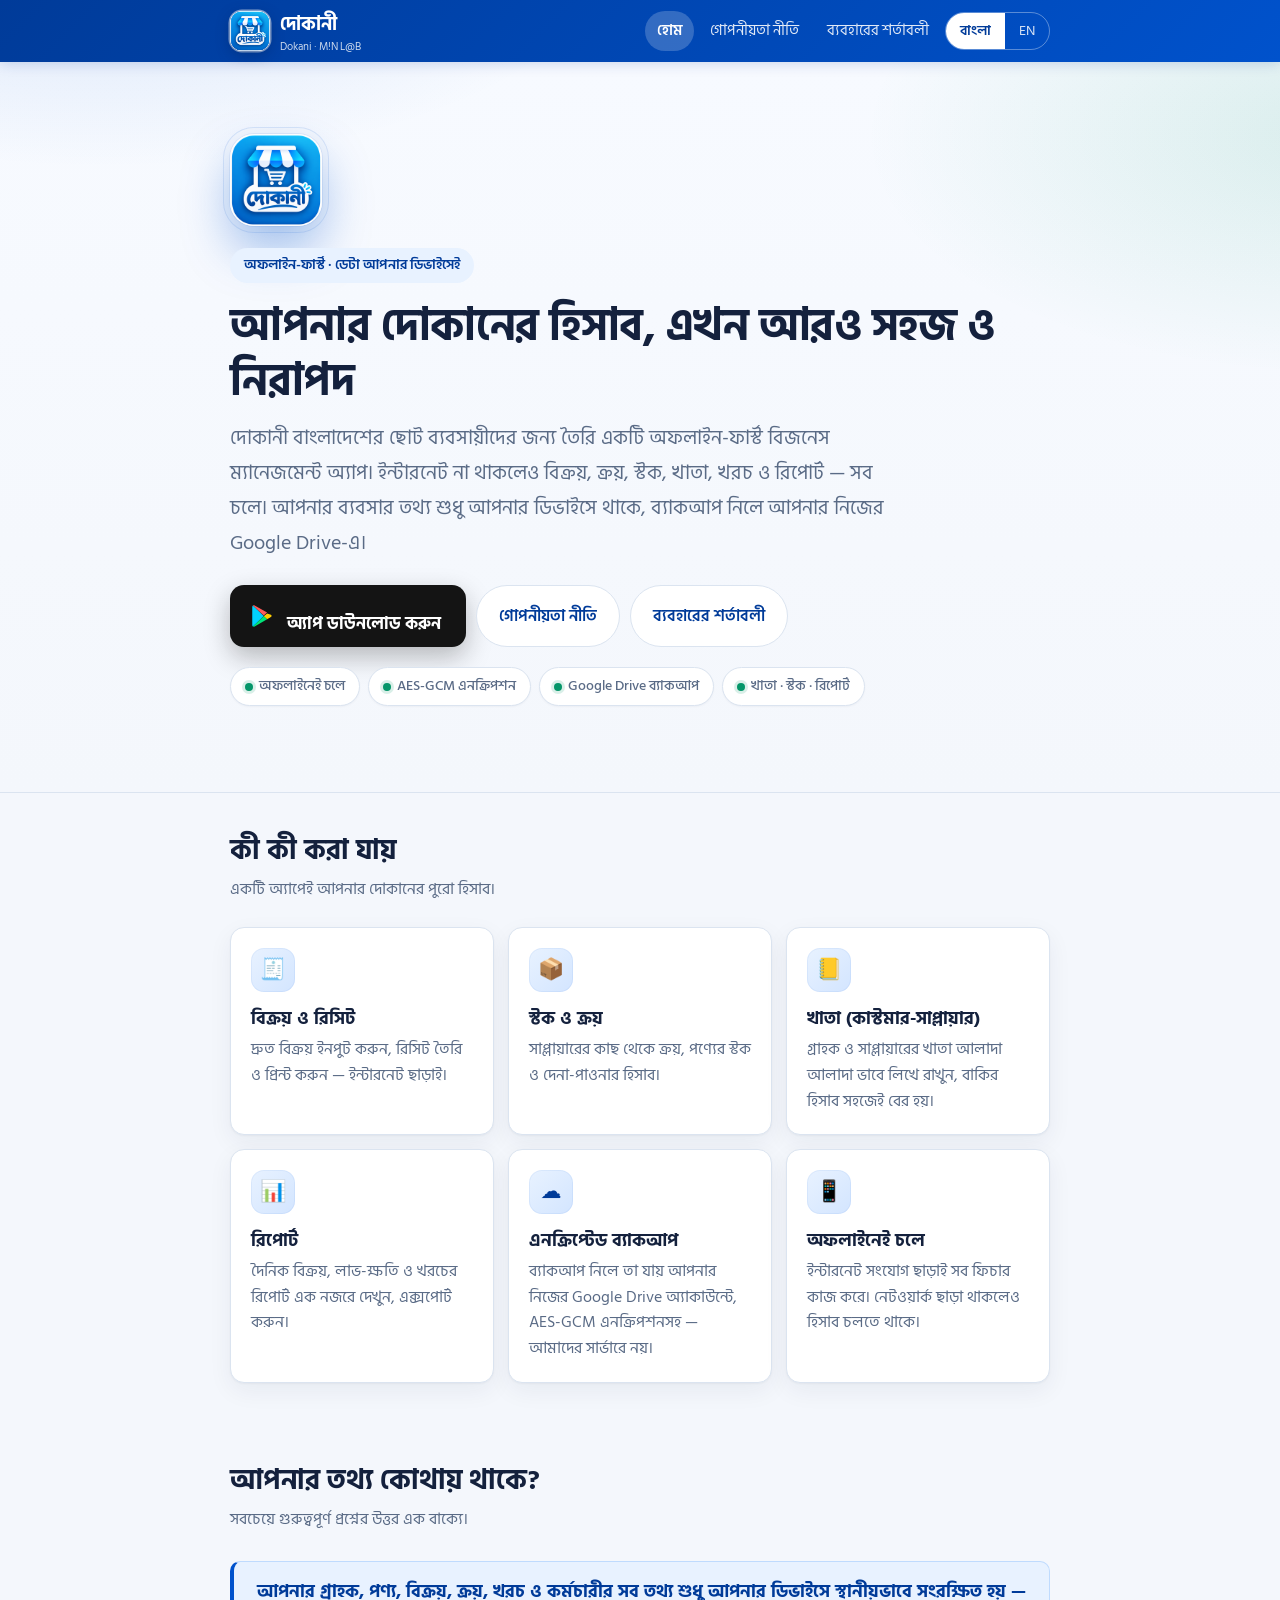
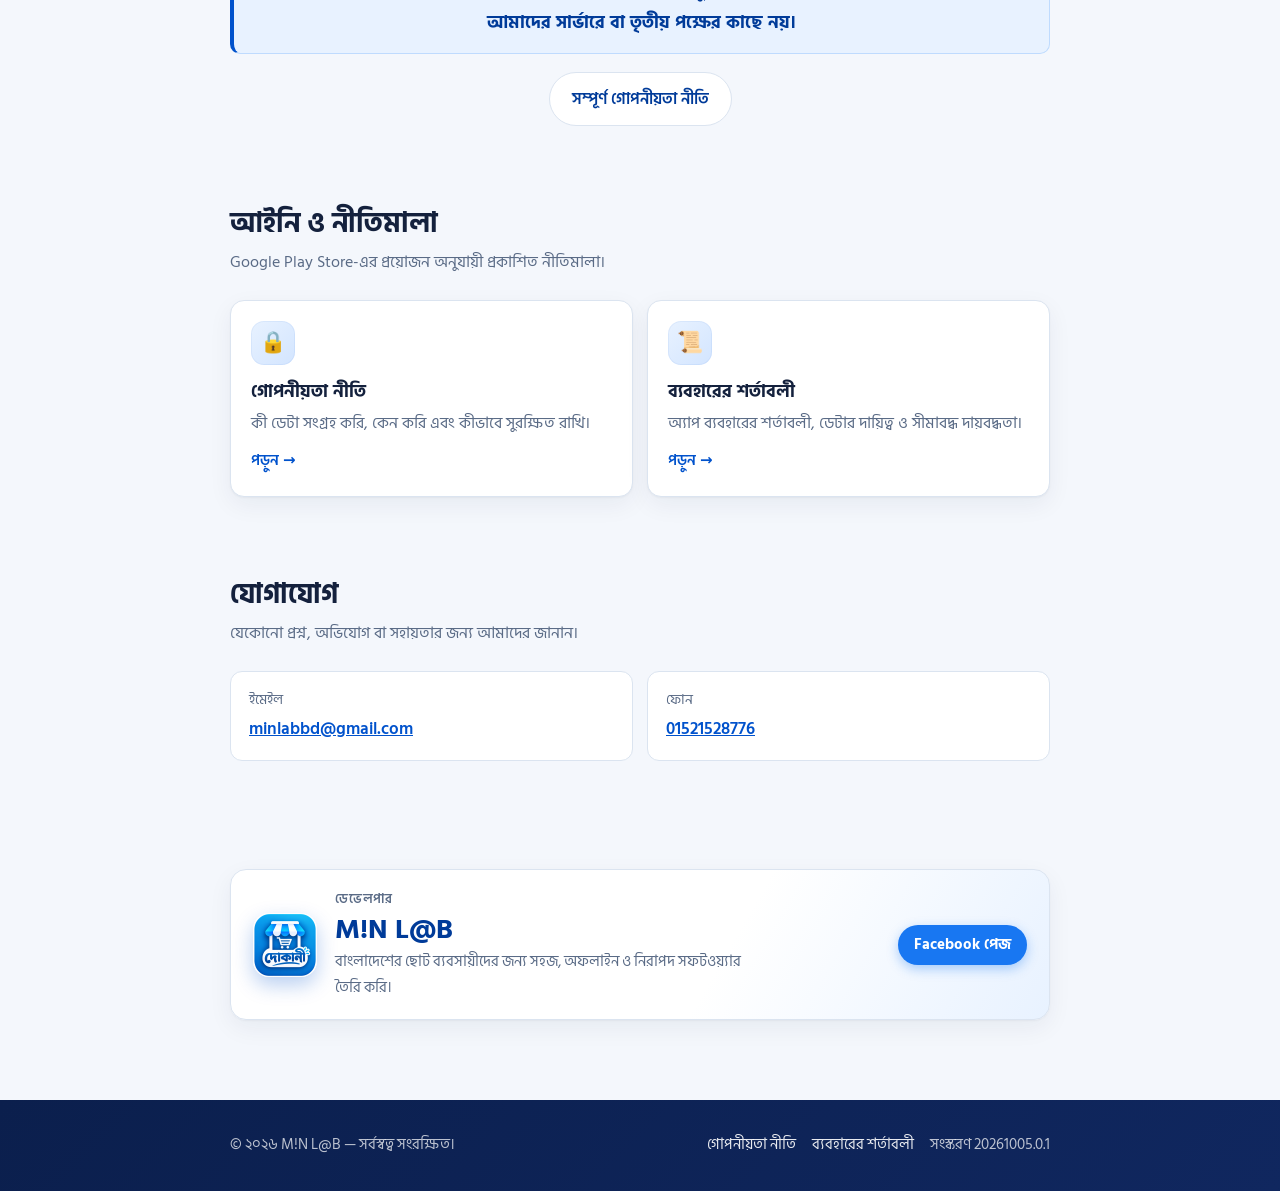
<file: index.html>
﻿<!DOCTYPE html>
<html lang="bn">
<head>
<meta name="google-site-verification" content="RI_oLUb7sVTxnNbtYE79ky9KALk5OQffbUXsNqz6nDQ" />
<meta charset="utf-8">
<meta name="viewport" content="width=device-width, initial-scale=1">
<title>দোকানী (Dokani) — অফলাইন ব্যবসা ম্যানেজমেন্ট অ্যাপ</title>
<meta name="description" content="দোকানী — বাংলাদেশের ব্যবসায়ী ও দোকানদারদের জন্য তৈরি একটি অফলাইন-ফার্স্ট বিজনেস ম্যানেজমেন্ট অ্যাপ। বিক্রয়, ক্রয়, স্টক, খাতা, খরচ ও রিপোর্ট। গোপনীয়তা নীতি ও ব্যবহারের শর্তাবলী।">
<link rel="canonical" href="https://minlab.github.io/dokani/">
<meta name="theme-color" content="#0052CC">
<link rel="icon" href="data:image/svg+xml,%3Csvg xmlns='http://www.w3.org/2000/svg' viewBox='0 0 100 100'%3E%3Crect width='100' height='100' rx='22' fill='%230052CC'/%3E%3Ctext x='50' y='68' font-size='58' text-anchor='middle' fill='white' font-family='sans-serif'%3E%E0%A6%A6%3C/text%3E%3C/svg%3E">
<link rel="preconnect" href="https://fonts.googleapis.com">
<link rel="preconnect" href="https://fonts.gstatic.com" crossorigin>
<link href="https://fonts.googleapis.com/css2?family=Hind+Siliguri:wght@400;500;600;700&display=swap" rel="stylesheet">
<link rel="stylesheet" href="styles.css">
<script src="site.js" defer></script>
</head>
<body data-title-bn="দোকানী (Dokani) — অফলাইন ব্যবসা ম্যানেজমেন্ট অ্যাপ" data-title-en="Dokani — Offline Business Management App">

<header class="site-header">
  <div class="wrap">
    <a class="brand" href="index.html">
      <span class="brand-mark"><img src="Dokani.png" alt="" width="36" height="36"></span>
      <span>
        দোকানী
        <small>Dokani · M!N L@B</small>
      </span>
    </a>
    <nav class="nav">
      <a href="index.html" class="active"
         data-bn="হোম" data-en="Home">হোম</a>
      <a href="privacy.html"
         data-bn="গোপনীয়তা নীতি" data-en="Privacy Policy">গোপনীয়তা নীতি</a>
      <a href="terms.html"
         data-bn="ব্যবহারের শর্তাবলী" data-en="Terms of Use">ব্যবহারের শর্তাবলী</a>
      <span class="lang-toggle" role="group" aria-label="Language / ভাষা">
        <button type="button" data-set-lang="bn" aria-pressed="true">বাংলা</button>
        <button type="button" data-set-lang="en" aria-pressed="false">EN</button>
      </span>
    </nav>
  </div>
</header>

<main>

  <div class="hero">
    <div class="wrap">
      <span class="hero-logo"><img src="Dokani.png" alt="দোকানী লোগো" width="92" height="92"></span>
      <span class="eyebrow"
            data-bn="অফলাইন-ফার্স্ট · ডেটা আপনার ডিভাইসেই"
            data-en="Offline-first · Your data stays on your device">অফলাইন-ফার্স্ট · ডেটা আপনার ডিভাইসেই</span>
      <h1 data-bn="আপনার দোকানের হিসাব, এখন আরও সহজ ও নিরাপদ"
          data-en="Your shop's accounts, simpler and safer than ever">আপনার দোকানের হিসাব, এখন আরও সহজ ও নিরাপদ</h1>
      <p class="lede"
         data-bn="দোকানী বাংলাদেশের ছোট ব্যবসায়ীদের জন্য তৈরি একটি অফলাইন-ফার্স্ট বিজনেস ম্যানেজমেন্ট অ্যাপ। ইন্টারনেট না থাকলেও বিক্রয়, ক্রয়, স্টক, খাতা, খরচ ও রিপোর্ট — সব চলে। আপনার ব্যবসার তথ্য শুধু আপনার ডিভাইসে থাকে, ব্যাকআপ নিলে আপনার নিজের Google Drive-এ।"
         data-en="Dokani is an offline-first business management app built for small businesses in Bangladesh. Sales, purchases, stock, khata, expenses and reports all work without internet. Your business data stays only on your device, and backups go to your own Google Drive.">দোকানী বাংলাদেশের ছোট ব্যবসায়ীদের জন্য তৈরি একটি অফলাইন-ফার্স্ট বিজনেস ম্যানেজমেন্ট অ্যাপ।</p>
      <div class="btn-row">
        <a class="btn btn-play" href="https://play.google.com/store/apps/details?id=com.minlab.dokani" target="_blank" rel="noopener">
          <svg width="26" height="26" viewBox="0 0 24 24" fill="none" aria-hidden="true">
            <path d="M3.6 2.3c-.4.3-.6.8-.6 1.4v16.6c0 .6.2 1.1.6 1.4l10-9.7-10-9.7z" fill="#00D2FF"/>
            <path d="M16.7 9.6l-3.1 2.7 3.1 2.7 3.5-2c.9-.5.9-1.6 0-2.1l-3.5-1.3z" fill="#FFCE00"/>
            <path d="M13.6 12.3L3.6 21.7c.4.2 1 .2 1.6-.1l11.5-6.6-3.1-2.7z" fill="#00E57A"/>
            <path d="M3.6 2.3c.4-.3 1.2-.4 1.6-.1l11.5 6.6-3.1 2.8-10-9.3z" fill="#FF5A5A"/>
          </svg>
          <span class="meta">
            <strong data-bn="অ্যাপ ডাউনলোড করুন" data-en="Download the app">অ্যাপ ডাউনলোড করুন</strong>
          </span>
        </a>
        <a class="btn btn-ghost" href="privacy.html"
           data-bn="গোপনীয়তা নীতি" data-en="Privacy Policy">গোপনীয়তা নীতি</a>
        <a class="btn btn-ghost" href="terms.html"
           data-bn="ব্যবহারের শর্তাবলী" data-en="Terms of Use">ব্যবহারের শর্তাবলী</a>
      </div>
      <div class="tagline-row">
        <span class="tag" data-bn="অফলাইনেই চলে" data-en="Works offline">অফলাইনেই চলে</span>
        <span class="tag" data-bn="AES-GCM এনক্রিপশন" data-en="AES-GCM encryption">AES-GCM এনক্রিপশন</span>
        <span class="tag" data-bn="Google Drive ব্যাকআপ" data-en="Google Drive backup">Google Drive ব্যাকআপ</span>
        <span class="tag" data-bn="খাতা · স্টক · রিপোর্ট" data-en="Khata · Stock · Reports">খাতা · স্টক · রিপোর্ট</span>
      </div>
    </div>
  </div>

  <section>
    <div class="wrap">
      <h2 class="section-title" data-bn="কী কী করা যায়" data-en="What the app does">কী কী করা যায়</h2>
      <p class="section-sub"
         data-bn="একটি অ্যাপেই আপনার দোকানের পুরো হিসাব।"
         data-en="Your entire shop accounting in one app.">একটি অ্যাপেই আপনার দোকানের পুরো হিসাব।</p>
      <div class="grid">
        <div class="card">
          <div class="card-icon" aria-hidden="true">🧾</div>
          <h3 data-bn="বিক্রয় ও রিসিট" data-en="Sales &amp; Receipts">বিক্রয় ও রিসিট</h3>
          <p data-bn="দ্রুত বিক্রয় ইনপুট করুন, রিসিট তৈরি ও প্রিন্ট করুন — ইন্টারনেট ছাড়াই।"
             data-en="Enter sales fast, generate and print receipts — no internet needed.">দ্রুত বিক্রয় ইনপুট করুন।</p>
        </div>
        <div class="card">
          <div class="card-icon" aria-hidden="true">📦</div>
          <h3 data-bn="স্টক ও ক্রয়" data-en="Stock &amp; Purchases">স্টক ও ক্রয়</h3>
          <p data-bn="সাপ্লায়ারের কাছ থেকে ক্রয়, পণ্যের স্টক ও দেনা-পাওনার হিসাব।"
             data-en="Track supplier purchases, item stock and payables.">সাপ্লায়ারের কাছ থেকে ক্রয়।</p>
        </div>
        <div class="card">
          <div class="card-icon" aria-hidden="true">📒</div>
          <h3 data-bn="খাতা (কাস্টমার-সাপ্লায়ার)" data-en="Khata (Customer / Supplier)">খাতা</h3>
          <p data-bn="গ্রাহক ও সাপ্লায়ারের খাতা আলাদা আলাদা ভাবে লিখে রাখুন, বাকির হিসাব সহজেই বের হয়।"
             data-en="Keep separate khata ledgers for customers and suppliers; dues are easy to read.">গ্রাহক ও সাপ্লায়ারের খাতা।</p>
        </div>
        <div class="card">
          <div class="card-icon" aria-hidden="true">📊</div>
          <h3 data-bn="রিপোর্ট" data-en="Reports">রিপোর্ট</h3>
          <p data-bn="দৈনিক বিক্রয়, লাভ-ক্ষতি ও খরচের রিপোর্ট এক নজরে দেখুন, এক্সপোর্ট করুন।"
             data-en="Daily sales, profit/loss and expense reports at a glance, ready to export.">দৈনিক বিক্রয় ও লাভ-ক্ষতির রিপোর্ট।</p>
        </div>
        <div class="card">
          <div class="card-icon" aria-hidden="true">☁️</div>
          <h3 data-bn="এনক্রিপ্টেড ব্যাকআপ" data-en="Encrypted Backup">এনক্রিপ্টেড ব্যাকআপ</h3>
          <p data-bn="ব্যাকআপ নিলে তা যায় আপনার নিজের Google Drive অ্যাকাউন্টে, AES-GCM এনক্রিপশনসহ — আমাদের সার্ভারে নয়।"
             data-en="Backups go to your own Google Drive account with AES-GCM encryption — never to our servers.">ব্যাকআপ যায় আপনার নিজের Google Drive-এ।</p>
        </div>
        <div class="card">
          <div class="card-icon" aria-hidden="true">📱</div>
          <h3 data-bn="অফলাইনেই চলে" data-en="Works Fully Offline">অফলাইনেই চলে</h3>
          <p data-bn="ইন্টারনেট সংযোগ ছাড়াই সব ফিচার কাজ করে। নেটওয়ার্ক ছাড়া থাকলেও হিসাব চলতে থাকে।"
             data-en="Every feature works without an internet connection.">ইন্টারনেট ছাড়াই সব ফিচার কাজ করে।</p>
        </div>
      </div>
    </div>
  </section>

  <section>
    <div class="wrap">
      <h2 class="section-title" data-bn="আপনার তথ্য কোথায় থাকে?" data-en="Where does your data live?">আপনার তথ্য কোথায় থাকে?</h2>
      <p class="section-sub"
         data-bn="সবচেয়ে গুরুত্বপূর্ণ প্রশ্নের উত্তর এক বাক্যে।"
         data-en="The most important question, answered in one line.">সবচেয়ে গুরুত্বপূর্ণ প্রশ্নের উত্তর।</p>
      <div class="note info center" style="font-size:18px">
        <strong data-bn="আপনার গ্রাহক, পণ্য, বিক্রয়, ক্রয়, খরচ ও কর্মচারীর সব তথ্য শুধু আপনার ডিভাইসে স্থানীয়ভাবে সংরক্ষিত হয় — আমাদের সার্ভারে বা তৃতীয় পক্ষের কাছে নয়।"
              data-en="All of your customer, product, sales, purchase, expense and staff data is stored locally on your device only — never on our servers or with any third party.">আপনার সব তথ্য শুধু আপনার ডিভাইসে স্থানীয়ভাবে সংরক্ষিত হয়।</strong>
      </div>
      <div class="btn-row" style="margin-top:18px; justify-content:center">
        <a class="btn btn-ghost" href="privacy.html"
           data-bn="সম্পূর্ণ গোপনীয়তা নীতি" data-en="Full privacy policy">সম্পূর্ণ গোপনীয়তা নীতি</a>
      </div>
    </div>
  </section>

  <section>
    <div class="wrap">
      <h2 class="section-title" data-bn="আইনি ও নীতিমালা" data-en="Legal">আইনি ও নীতিমালা</h2>
      <p class="section-sub"
         data-bn="Google Play Store-এর প্রয়োজন অনুযায়ী প্রকাশিত নীতিমালা।"
         data-en="Published in line with Google Play Store requirements.">Google Play Store-এর প্রয়োজন অনুযায়ী প্রকাশিত।</p>
      <div class="grid">
        <a class="card" href="privacy.html">
          <div class="card-icon" aria-hidden="true">🔒</div>
          <h3 data-bn="গোপনীয়তা নীতি" data-en="Privacy Policy">গোপনীয়তা নীতি</h3>
          <p data-bn="কী ডেটা সংগ্রহ করি, কেন করি এবং কীভাবে সুরক্ষিত রাখি।"
             data-en="What data we collect, why we collect it, and how it is protected.">কী ডেটা সংগ্রহ করি এবং কীভাবে সুরক্ষিত রাখি।</p>
          <span class="go" data-bn="পড়ুন →" data-en="Read →">পড়ুন →</span>
        </a>
        <a class="card" href="terms.html">
          <div class="card-icon" aria-hidden="true">📜</div>
          <h3 data-bn="ব্যবহারের শর্তাবলী" data-en="Terms of Use">ব্যবহারের শর্তাবলী</h3>
          <p data-bn="অ্যাপ ব্যবহারের শর্তাবলী, ডেটার দায়িত্ব ও সীমাবদ্ধ দায়বদ্ধতা।"
             data-en="The terms for using the app, data responsibility and limitation of liability.">অ্যাপ ব্যবহারের শর্তাবলী।</p>
          <span class="go" data-bn="পড়ুন →" data-en="Read →">পড়ুন →</span>
        </a>
      </div>
    </div>
  </section>

  <section>
    <div class="wrap">
      <h2 class="section-title" data-bn="যোগাযোগ" data-en="Contact">যোগাযোগ</h2>
      <p class="section-sub"
         data-bn="যেকোনো প্রশ্ন, অভিযোগ বা সহায়তার জন্য আমাদের জানান।"
         data-en="Reach us with any question, complaint or support request.">যেকোনো প্রশ্ন বা সহায়তার জন্য।</p>
      <div class="contact-grid">
        <div class="contact-item">
          <div class="label" data-bn="ইমেইল" data-en="Email">ইমেইল</div>
          <div class="value"><a href="mailto:minlabbd@gmail.com">minlabbd@gmail.com</a></div>
        </div>
        <div class="contact-item">
          <div class="label" data-bn="ফোন" data-en="Phone">ফোন</div>
          <div class="value"><a href="tel:+8801521528776">01521528776</a></div>
        </div>
      </div>
    </div>
  </section>

  <section class="brand-strip-section">
    <div class="wrap">
      <div class="brand-strip">
        <img class="brand-strip-logo" src="Dokani.png" alt="M!N L@B লোগো" width="64" height="64">
        <div class="brand-strip-text">
          <div class="brand-strip-label" data-bn="ডেভেলপার" data-en="Developed by">ডেভেলপার</div>
          <div class="brand-strip-name">M!N L@B</div>
          <p class="brand-strip-tag"
             data-bn="বাংলাদেশের ছোট ব্যবসায়ীদের জন্য সহজ, অফলাইন ও নিরাপদ সফটওয়্যার তৈরি করি।"
             data-en="We build simple, offline and safe software for small businesses in Bangladesh.">বাংলাদেশের ছোট ব্যবসায়ীদের জন্য সহজ, অফলাইন ও নিরাপদ সফটওয়্যার তৈরি করি।</p>
        </div>
        <a class="btn-fb" href="https://www.facebook.com/Minlab.bd" target="_blank" rel="noopener">Facebook পেজ</a>
      </div>
    </div>
  </section>

</main>

<footer class="site-footer">
  <div class="wrap">
    <div>
      &copy; <span data-bn="২০২৬ M!N L@B — সর্বস্বত্ব সংরক্ষিত।" data-en="2026 M!N L@B. All rights reserved.">২০২৬ M!N L@B — সর্বস্বত্ব সংরক্ষিত।</span>
    </div>
    <div class="footer-links">
      <a href="privacy.html" data-bn="গোপনীয়তা নীতি" data-en="Privacy Policy">গোপনীয়তা নীতি</a>
      <a href="terms.html" data-bn="ব্যবহারের শর্তাবলী" data-en="Terms of Use">ব্যবহারের শর্তাবলী</a>
      <span data-bn="সংস্করণ 20261005.0.1" data-en="Version 20261005.0.1">সংস্করণ 20261005.0.1</span>
    </div>
  </div>
</footer>

</body>
</html>
</file>
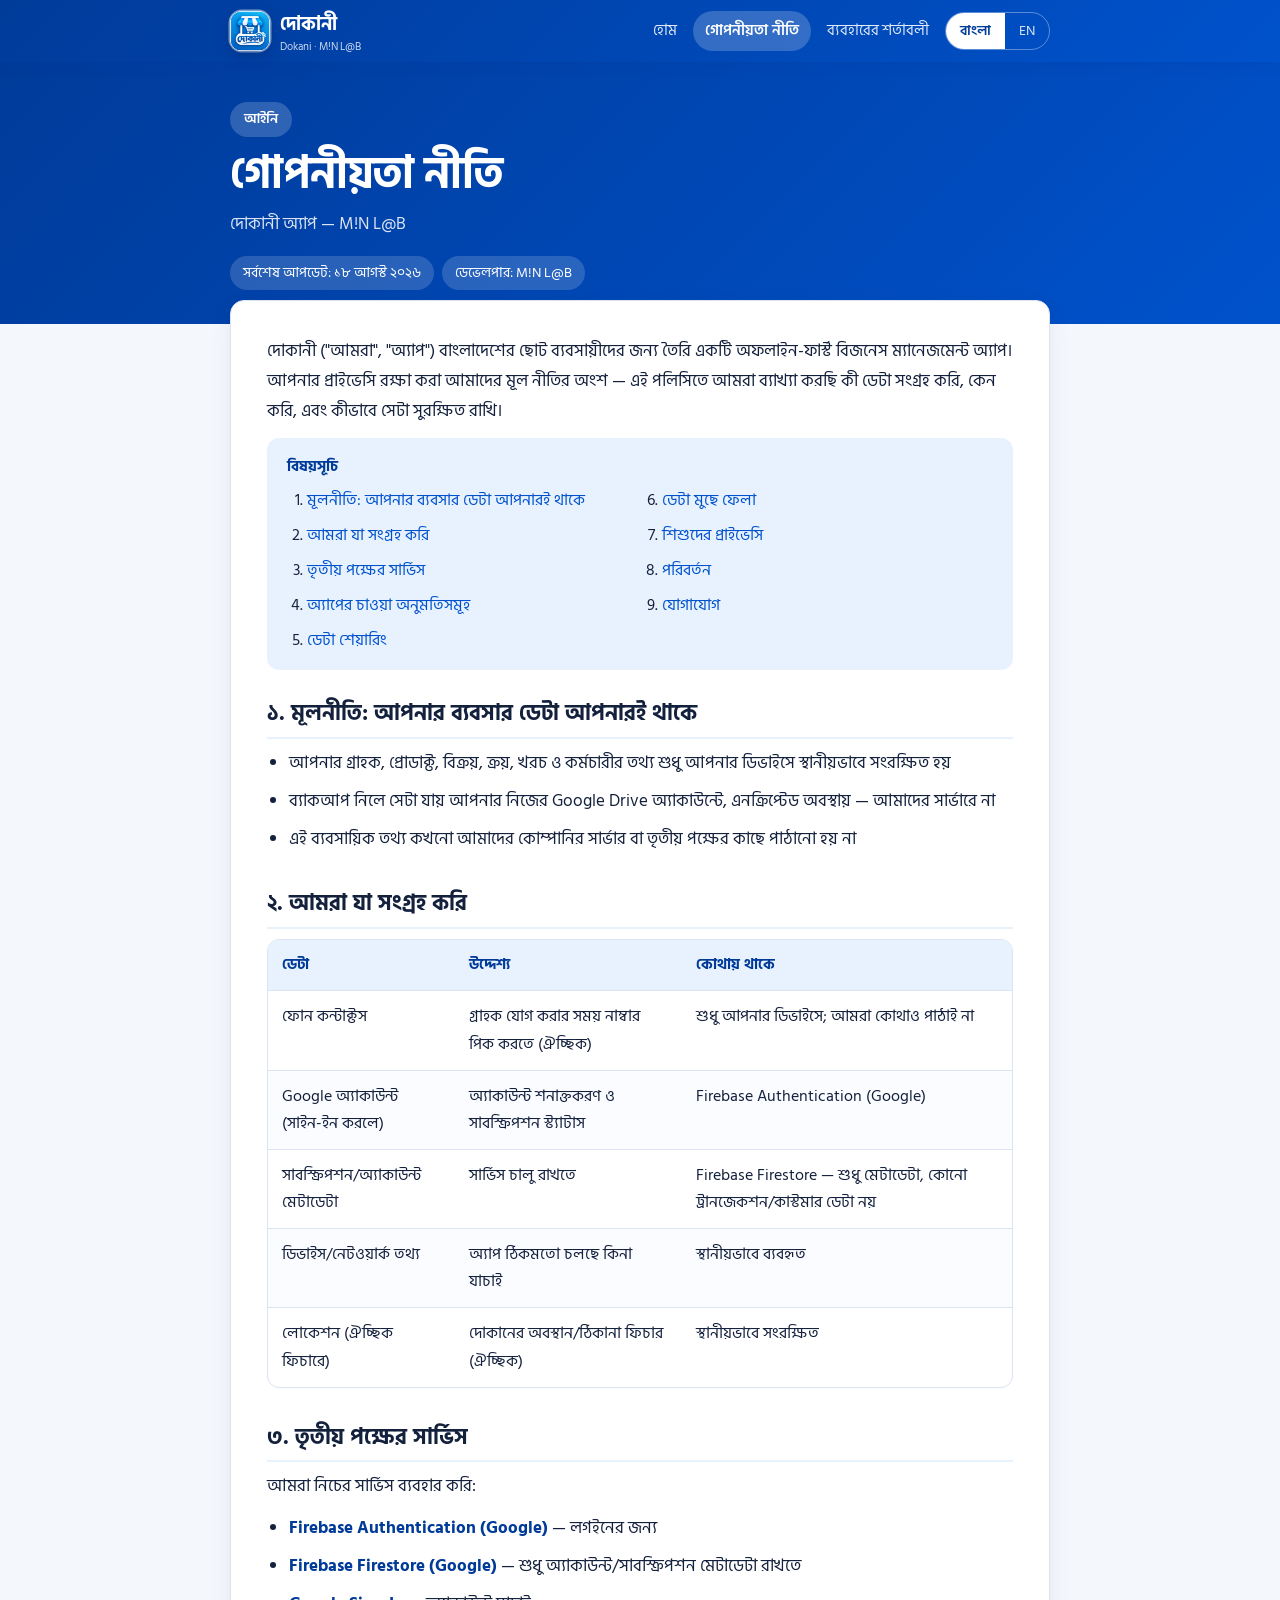
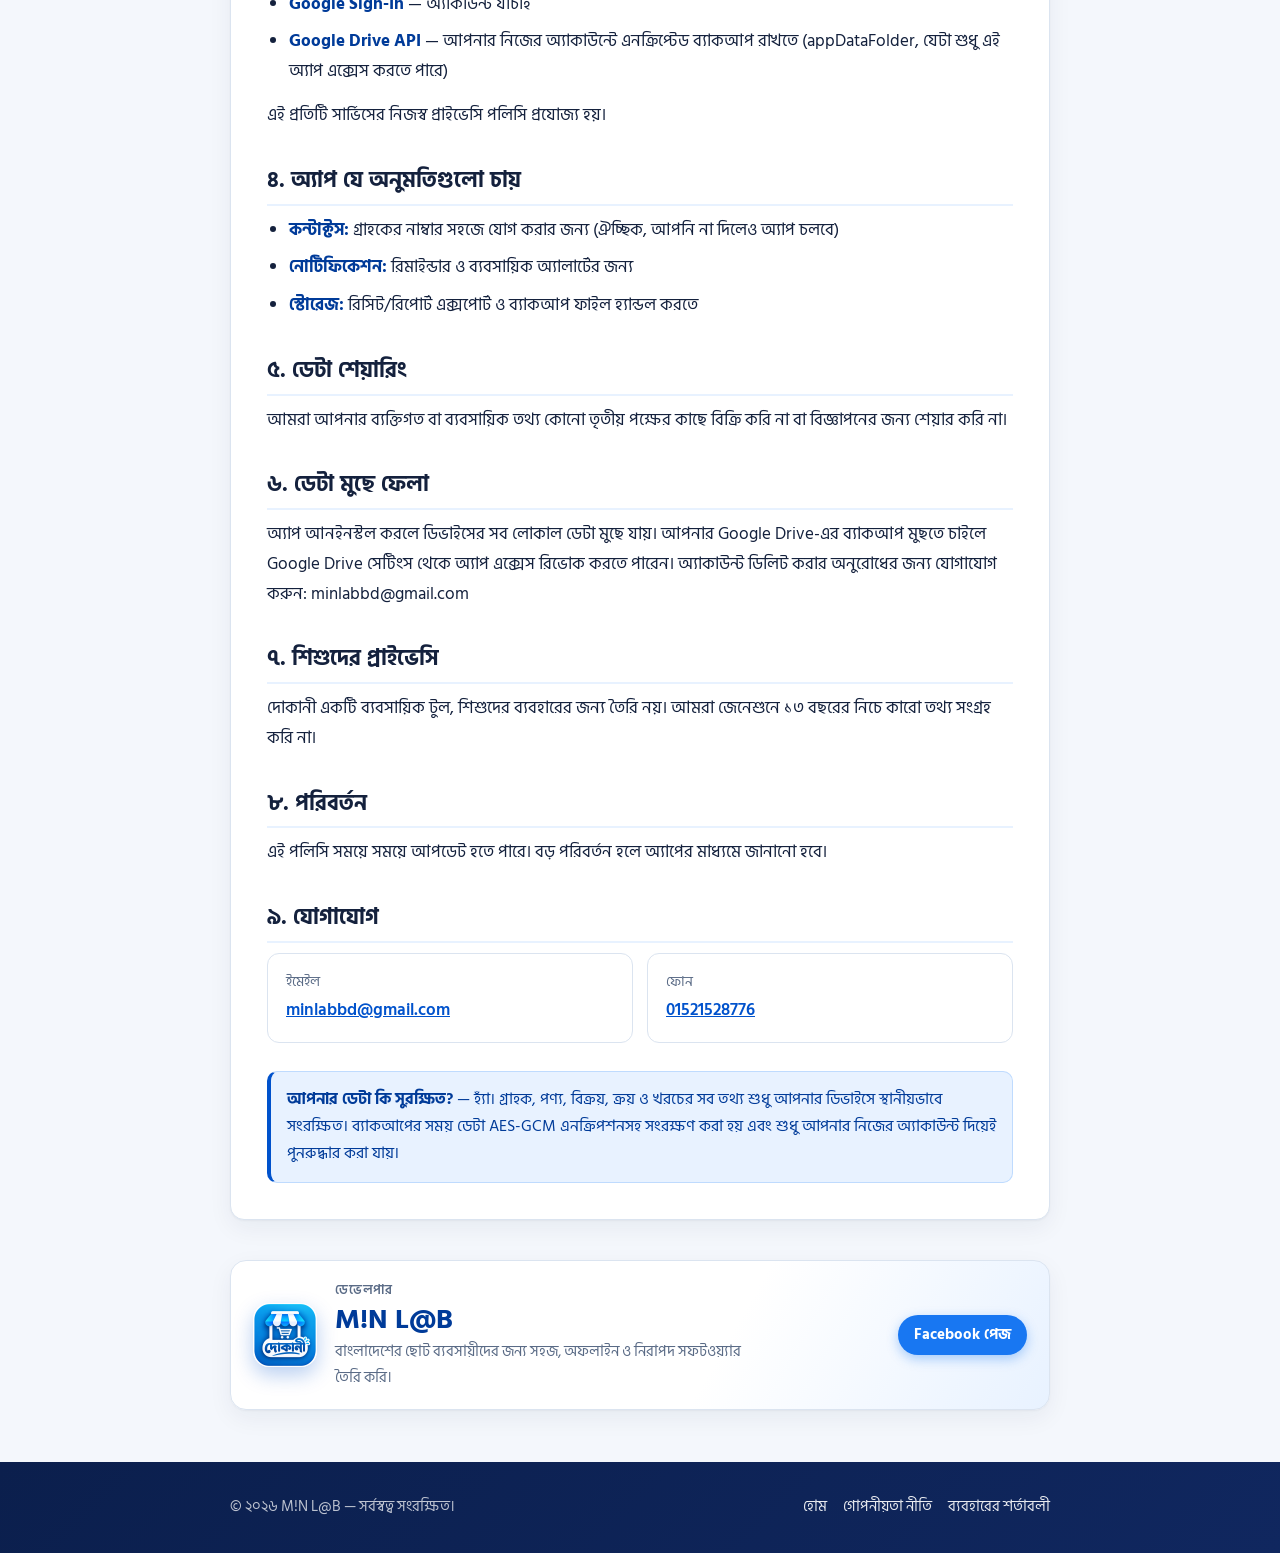
<file: privacy.html>
﻿<!DOCTYPE html>
<html lang="bn">
<head>
<meta charset="utf-8">
<meta name="viewport" content="width=device-width, initial-scale=1">
<title>দোকানী (Dokani) — গোপনীয়তা নীতি</title>
<meta name="description" content="দোকানী অ্যাপের গোপনীয়তা নীতি — আমরা কী ডেটা সংগ্রহ করি, কেন করি এবং কীভাবে সুরক্ষিত রাখি।">
<meta name="theme-color" content="#0052CC">
<link rel="icon" href="data:image/svg+xml,%3Csvg xmlns='http://www.w3.org/2000/svg' viewBox='0 0 100 100'%3E%3Crect width='100' height='100' rx='22' fill='%230052CC'/%3E%3Ctext x='50' y='68' font-size='58' text-anchor='middle' fill='white' font-family='sans-serif'%3E%E0%A6%A6%3C/text%3E%3C/svg%3E">
<link rel="preconnect" href="https://fonts.googleapis.com">
<link rel="preconnect" href="https://fonts.gstatic.com" crossorigin>
<link href="https://fonts.googleapis.com/css2?family=Hind+Siliguri:wght@400;500;600;700&display=swap" rel="stylesheet">
<link rel="stylesheet" href="styles.css">
<script src="site.js" defer></script>
</head>
<body data-title-bn="দোকানী (Dokani) — গোপনীয়তা নীতি" data-title-en="Dokani — Privacy Policy">

<header class="site-header">
  <div class="wrap">
    <a class="brand" href="index.html">
      <span class="brand-mark"><img src="Dokani.png" alt="" width="36" height="36"></span>
      <span>দোকানী<small>Dokani · M!N L@B</small></span>
    </a>
    <nav class="nav">
      <a href="index.html" data-bn="হোম" data-en="Home">হোম</a>
      <a href="privacy.html" class="active" data-bn="গোপনীয়তা নীতি" data-en="Privacy Policy">গোপনীয়তা নীতি</a>
      <a href="terms.html" data-bn="ব্যবহারের শর্তাবলী" data-en="Terms of Use">ব্যবহারের শর্তাবলী</a>
      <span class="lang-toggle" role="group" aria-label="Language / ভাষা">
        <button type="button" data-set-lang="bn" aria-pressed="true">বাংলা</button>
        <button type="button" data-set-lang="en" aria-pressed="false">EN</button>
      </span>
    </nav>
  </div>
</header>

<main>
  <div class="doc-header">
    <div class="wrap">
      <span class="eyebrow" style="background:rgba(255,255,255,0.18); color:#fff"
            data-bn="আইনি" data-en="Legal">আইনি</span>
      <h1 data-bn="গোপনীয়তা নীতি" data-en="Privacy Policy">গোপনীয়তা নীতি</h1>
      <p style="margin:0; opacity:0.85" data-bn="দোকানী অ্যাপ — M!N L@B" data-en="Dokani app — M!N L@B">দোকানী অ্যাপ — M!N L@B</p>
      <div class="meta">
        <span data-bn="সর্বশেষ আপডেট: ১৮ আগস্ট ২০২৬" data-en="Last updated: 18 August 2026">সর্বশেষ আপডেট: ১৮ আগস্ট ২০২৬</span>
        <span data-bn="ডেভেলপার: M!N L@B" data-en="Developer: M!N L@B">ডেভেলপার: M!N L@B</span>
      </div>
    </div>
  </div>

  <div class="wrap" style="padding-top:0; padding-bottom:12px">
    <div class="doc-body">
      <p data-bn="দোকানী (&quot;আমরা&quot;, &quot;অ্যাপ&quot;) বাংলাদেশের ছোট ব্যবসায়ীদের জন্য তৈরি একটি অফলাইন-ফার্স্ট বিজনেস ম্যানেজমেন্ট অ্যাপ। আপনার প্রাইভেসি রক্ষা করা আমাদের মূল নীতির অংশ — এই পলিসিতে আমরা ব্যাখ্যা করছি কী ডেটা সংগ্রহ করি, কেন করি, এবং কীভাবে সেটা সুরক্ষিত রাখি।"
         data-en="Dokani (&quot;we&quot;, the &quot;App&quot;) is an offline-first business management app built for small businesses in Bangladesh. Protecting your privacy is part of our core principles — this policy explains what data we collect, why we collect it, and how we keep it safe.">দোকানী বাংলাদেশের ছোট ব্যবসায়ীদের জন্য তৈরি একটি অফলাইন-ফার্স্ট বিজনেস ম্যানেজমেন্ট অ্যাপ।</p>

      <div class="toc">
        <strong data-bn="বিষয়সূচি" data-en="Contents">বিষয়সূচি</strong>
        <ol>
          <li><a href="#s1" data-bn="মূলনীতি: আপনার ব্যবসার ডেটা আপনারই থাকে" data-en="Our principle: your data stays yours">মূলনীতি</a></li>
          <li><a href="#s2" data-bn="আমরা যা সংগ্রহ করি" data-en="What we collect">আমরা যা সংগ্রহ করি</a></li>
          <li><a href="#s3" data-bn="তৃতীয় পক্ষের সার্ভিস" data-en="Third-party services">তৃতীয় পক্ষের সার্ভিস</a></li>
          <li><a href="#s4" data-bn="অ্যাপের চাওয়া অনুমতিসমূহ" data-en="Permissions the app requests">অনুমতিসমূহ</a></li>
          <li><a href="#s5" data-bn="ডেটা শেয়ারিং" data-en="Data sharing">ডেটা শেয়ারিং</a></li>
          <li><a href="#s6" data-bn="ডেটা মুছে ফেলা" data-en="Deleting your data">ডেটা মুছে ফেলা</a></li>
          <li><a href="#s7" data-bn="শিশুদের প্রাইভেসি" data-en="Children's privacy">শিশুদের প্রাইভেসি</a></li>
          <li><a href="#s8" data-bn="পরিবর্তন" data-en="Changes">পরিবর্তন</a></li>
          <li><a href="#s9" data-bn="যোগাযোগ" data-en="Contact">যোগাযোগ</a></li>
        </ol>
      </div>

      <h2 id="s1" data-bn="১. মূলনীতি: আপনার ব্যবসার ডেটা আপনারই থাকে" data-en="1. Our principle: your business data stays yours">১. মূলনীতি</h2>
      <ul>
        <li data-bn="আপনার গ্রাহক, প্রোডাক্ট, বিক্রয়, ক্রয়, খরচ ও কর্মচারীর তথ্য শুধু আপনার ডিভাইসে স্থানীয়ভাবে সংরক্ষিত হয়" data-en="Your customer, product, sales, purchase, expense and staff data is stored locally only on your device">আপনার গ্রাহক, প্রোডাক্ট, বিক্রয়, ক্রয়, খরচ ও কর্মচারীর তথ্য শুধু আপনার ডিভাইসে স্থানীয়ভাবে সংরক্ষিত হয়</li>
        <li data-bn="ব্যাকআপ নিলে সেটা যায় আপনার নিজের Google Drive অ্যাকাউন্টে, এনক্রিপ্টেড অবস্থায় — আমাদের সার্ভারে না" data-en="Backups go to your own Google Drive account in encrypted form — never to our servers">ব্যাকআপ যায় আপনার নিজের Google Drive অ্যাকাউন্টে</li>
        <li data-bn="এই ব্যবসায়িক তথ্য কখনো আমাদের কোম্পানির সার্ভার বা তৃতীয় পক্ষের কাছে পাঠানো হয় না" data-en="This business data is never sent to our company servers or any third party">এই তথ্য কখনো তৃতীয় পক্ষের কাছে পাঠানো হয় না</li>
      </ul>

      <h2 id="s2" data-bn="২. আমরা যা সংগ্রহ করি" data-en="2. What we collect">২. আমরা যা সংগ্রহ করি</h2>
      <div class="table-scroll">
        <table>
          <thead>
            <tr>
              <th data-bn="ডেটা" data-en="Data">ডেটা</th>
              <th data-bn="উদ্দেশ্য" data-en="Purpose">উদ্দেশ্য</th>
              <th data-bn="কোথায় থাকে" data-en="Where it is stored">কোথায় থাকে</th>
            </tr>
          </thead>
          <tbody>
            <tr>
              <td data-bn="ফোন কন্টাক্টস" data-en="Phone contacts">ফোন কন্টাক্টস</td>
              <td data-bn="গ্রাহক যোগ করার সময় নাম্বার পিক করতে (ঐচ্ছিক)" data-en="Picking a number when adding a customer (optional)">গ্রাহক যোগে নাম্বার পিক</td>
              <td data-bn="শুধু আপনার ডিভাইসে; আমরা কোথাও পাঠাই না" data-en="Only on your device; we never send it anywhere">শুধু আপনার ডিভাইসে</td>
            </tr>
            <tr>
              <td data-bn="Google অ্যাকাউন্ট (সাইন-ইন করলে)" data-en="Google account (when you sign in)">Google অ্যাকাউন্ট</td>
              <td data-bn="অ্যাকাউন্ট শনাক্তকরণ ও সাবস্ক্রিপশন স্ট্যাটাস" data-en="Account identification and subscription status">অ্যাকাউন্ট শনাক্তকরণ</td>
              <td data-bn="Firebase Authentication (Google)" data-en="Firebase Authentication (Google)">Firebase Authentication</td>
            </tr>
            <tr>
              <td data-bn="সাবস্ক্রিপশন/অ্যাকাউন্ট মেটাডেটা" data-en="Subscription / account metadata">সাবস্ক্রিপশন মেটাডেটা</td>
              <td data-bn="সার্ভিস চালু রাখতে" data-en="Keeping the service running">সার্ভিস চালু রাখতে</td>
              <td data-bn="Firebase Firestore — শুধু মেটাডেটা, কোনো ট্রানজেকশন/কাস্টমার ডেটা নয়" data-en="Firebase Firestore — metadata only, no transaction or customer data">Firebase Firestore (metadata only)</td>
            </tr>
            <tr>
              <td data-bn="ডিভাইস/নেটওয়ার্ক তথ্য" data-en="Device / network info">ডিভাইস/নেটওয়ার্ক</td>
              <td data-bn="অ্যাপ ঠিকমতো চলছে কিনা যাচাই" data-en="Verifying the app runs correctly">অ্যাপ যাচাই</td>
              <td data-bn="স্থানীয়ভাবে ব্যবহৃত" data-en="Used locally">স্থানীয়ভাবে</td>
            </tr>
            <tr>
              <td data-bn="লোকেশন (ঐচ্ছিক ফিচারে)" data-en="Location (optional feature)">লোকেশন</td>
              <td data-bn="দোকানের অবস্থান/ঠিকানা ফিচার (ঐচ্ছিক)" data-en="Shop location / address feature (optional)">দোকানের অবস্থান</td>
              <td data-bn="স্থানীয়ভাবে সংরক্ষিত" data-en="Stored locally">স্থানীয়ভাবে</td>
            </tr>
          </tbody>
        </table>
      </div>

      <h2 id="s3" data-bn="৩. তৃতীয় পক্ষের সার্ভিস" data-en="3. Third-party services">৩. তৃতীয় পক্ষের সার্ভিস</h2>
      <p data-bn="আমরা নিচের সার্ভিস ব্যবহার করি:" data-en="We use the following services:">আমরা নিচের সার্ভিস ব্যবহার করি:</p>
      <ul>
        <li><strong data-bn="Firebase Authentication (Google)" data-en="Firebase Authentication (Google)">Firebase Authentication</strong> <span data-bn="— লগইনের জন্য" data-en="— for sign-in">— লগইনের জন্য</span></li>
        <li><strong data-bn="Firebase Firestore (Google)" data-en="Firebase Firestore (Google)">Firebase Firestore</strong> <span data-bn="— শুধু অ্যাকাউন্ট/সাবস্ক্রিপশন মেটাডেটা রাখতে" data-en="— only for account / subscription metadata">— শুধু মেটাডেটা রাখতে</span></li>
        <li><strong data-bn="Google Sign-In" data-en="Google Sign-In">Google Sign-In</strong> <span data-bn="— অ্যাকাউন্ট যাচাই" data-en="— account verification">— অ্যাকাউন্ট যাচাই</span></li>
        <li><strong data-bn="Google Drive API" data-en="Google Drive API">Google Drive API</strong> <span data-bn="— আপনার নিজের অ্যাকাউন্টে এনক্রিপ্টেড ব্যাকআপ রাখতে (appDataFolder, যেটা শুধু এই অ্যাপ এক্সেস করতে পারে)" data-en="— encrypted backups in your own account (appDataFolder, accessible only to this app)">— আপনার নিজের এনক্রিপ্টেড ব্যাকআপ</span></li>
      </ul>
      <p data-bn="এই প্রতিটি সার্ভিসের নিজস্ব প্রাইভেসি পলিসি প্রযোজ্য হয়।" data-en="Each of these services has its own privacy policy.">এই প্রতিটি সার্ভিসের নিজস্ব প্রাইভেসি পলিসি প্রযোজ্য হয়।</p>

      <h2 id="s4" data-bn="৪. অ্যাপ যে অনুমতিগুলো চায়" data-en="4. Permissions the app requests">৪. অ্যাপের অনুমতিসমূহ</h2>
      <ul>
        <li><strong data-bn="কন্টাক্টস:" data-en="Contacts:">কন্টাক্টস:</strong> <span data-bn="গ্রাহকের নাম্বার সহজে যোগ করার জন্য (ঐচ্ছিক, আপনি না দিলেও অ্যাপ চলবে)" data-en="to easily add customer numbers (optional; the app works without it)">গ্রাহকের নাম্বার যোগের জন্য</span></li>
        <li><strong data-bn="নোটিফিকেশন:" data-en="Notifications:">নোটিফিকেশন:</strong> <span data-bn="রিমাইন্ডার ও ব্যবসায়িক অ্যালার্টের জন্য" data-en="for reminders and business alerts">রিমাইন্ডারের জন্য</span></li>
        <li><strong data-bn="স্টোরেজ:" data-en="Storage:">স্টোরেজ:</strong> <span data-bn="রিসিট/রিপোর্ট এক্সপোর্ট ও ব্যাকআপ ফাইল হ্যান্ডল করতে" data-en="to handle receipt/report exports and backup files">রিসিট/রিপোর্ট ও ব্যাকআপের জন্য</span></li>
      </ul>

      <h2 id="s5" data-bn="৫. ডেটা শেয়ারিং" data-en="5. Data sharing">৫. ডেটা শেয়ারিং</h2>
      <p data-bn="আমরা আপনার ব্যক্তিগত বা ব্যবসায়িক তথ্য কোনো তৃতীয় পক্ষের কাছে বিক্রি করি না বা বিজ্ঞাপনের জন্য শেয়ার করি না।" data-en="We do not sell your personal or business data or share it for advertising.">আমরা তথ্য বিক্রি বা বিজ্ঞাপনের জন্য শেয়ার করি না।</p>

      <h2 id="s6" data-bn="৬. ডেটা মুছে ফেলা" data-en="6. Deleting your data">৬. ডেটা মুছে ফেলা</h2>
      <p data-bn="অ্যাপ আনইনস্টল করলে ডিভাইসের সব লোকাল ডেটা মুছে যায়। আপনার Google Drive-এর ব্যাকআপ মুছতে চাইলে Google Drive সেটিংস থেকে অ্যাপ এক্সেস রিভোক করতে পারেন। অ্যাকাউন্ট ডিলিট করার অনুরোধের জন্য যোগাযোগ করুন: minlabbd@gmail.com" data-en="Uninstalling the app removes all local data from the device. To delete backups, revoke the app's Drive access in your Google Drive settings. To request account deletion, email us at minlabbd@gmail.com.">অ্যাপ আনইনস্টল করলে ডিভাইসের সব ডেটা মুছে যায়।</p>

      <h2 id="s7" data-bn="৭. শিশুদের প্রাইভেসি" data-en="7. Children's privacy">৭. শিশুদের প্রাইভেসি</h2>
      <p data-bn="দোকানী একটি ব্যবসায়িক টুল, শিশুদের ব্যবহারের জন্য তৈরি নয়। আমরা জেনেশুনে ১৩ বছরের নিচে কারো তথ্য সংগ্রহ করি না।" data-en="Dokani is a business tool and not intended for children. We do not knowingly collect data from anyone under 13.">১৩ বছরের নিচে কারো তথ্য সংগ্রহ করি না।</p>

      <h2 id="s8" data-bn="৮. পরিবর্তন" data-en="8. Changes">৮. পরিবর্তন</h2>
      <p data-bn="এই পলিসি সময়ে সময়ে আপডেট হতে পারে। বড় পরিবর্তন হলে অ্যাপের মাধ্যমে জানানো হবে।" data-en="This policy may be updated from time to time. For major changes we will notify you through the app.">বড় পরিবর্তনে অ্যাপের মাধ্যমে জানানো হবে।</p>

      <h2 id="s9" data-bn="৯. যোগাযোগ" data-en="9. Contact">৯. যোগাযোগ</h2>
      <div class="contact-grid">
        <div class="contact-item">
          <div class="label" data-bn="ইমেইল" data-en="Email">ইমেইল</div>
          <div class="value"><a href="mailto:minlabbd@gmail.com">minlabbd@gmail.com</a></div>
        </div>
        <div class="contact-item">
          <div class="label" data-bn="ফোন" data-en="Phone">ফোন</div>
          <div class="value"><a href="tel:+8801521528776">01521528776</a></div>
        </div>
      </div>

      <div class="note info">
        <strong data-bn="আপনার ডেটা কি সুরক্ষিত?" data-en="Is your data safe?">আপনার ডেটা কি সুরক্ষিত?</strong>
        <span data-bn=" — হ্যাঁ। গ্রাহক, পণ্য, বিক্রয়, ক্রয় ও খরচের সব তথ্য শুধু আপনার ডিভাইসে স্থানীয়ভাবে সংরক্ষিত। ব্যাকআপের সময় ডেটা AES-GCM এনক্রিপশনসহ সংরক্ষণ করা হয় এবং শুধু আপনার নিজের অ্যাকাউন্ট দিয়েই পুনরুদ্ধার করা যায়।" data-en=" — Yes. All customer, product, sales, purchase and expense data stays locally on your device. Backups are protected with AES-GCM encryption and can only be restored with your own account."> — হ্যাঁ, সব ডেটা আপনার ডিভাইসেই থাকে।</span>
      </div>
    </div>
  </div>

  <div class="wrap" style="padding-bottom:12px">
    <div class="brand-strip">
      <img class="brand-strip-logo" src="Dokani.png" alt="M!N L@B লোগো" width="64" height="64">
      <div class="brand-strip-text">
        <div class="brand-strip-label" data-bn="ডেভেলপার" data-en="Developed by">ডেভেলপার</div>
        <div class="brand-strip-name">M!N L@B</div>
        <p class="brand-strip-tag"
           data-bn="বাংলাদেশের ছোট ব্যবসায়ীদের জন্য সহজ, অফলাইন ও নিরাপদ সফটওয়্যার তৈরি করি।"
           data-en="We build simple, offline and safe software for small businesses in Bangladesh.">বাংলাদেশের ছোট ব্যবসায়ীদের জন্য সহজ, অফলাইন ও নিরাপদ সফটওয়্যার তৈরি করি।</p>
      </div>
      <a class="btn-fb" href="https://www.facebook.com/Minlab.bd" target="_blank" rel="noopener">Facebook পেজ</a>
    </div>
  </div>
</main>

<footer class="site-footer">
  <div class="wrap">
    <div>&copy; <span data-bn="২০২৬ M!N L@B — সর্বস্বত্ব সংরক্ষিত।" data-en="2026 M!N L@B. All rights reserved.">২০২৬ M!N L@B</span></div>
    <div class="footer-links">
      <a href="index.html" data-bn="হোম" data-en="Home">হোম</a>
      <a href="privacy.html" data-bn="গোপনীয়তা নীতি" data-en="Privacy Policy">গোপনীয়তা নীতি</a>
      <a href="terms.html" data-bn="ব্যবহারের শর্তাবলী" data-en="Terms of Use">ব্যবহারের শর্তাবলী</a>
    </div>
  </div>
</footer>

</body>
</html>
</file>
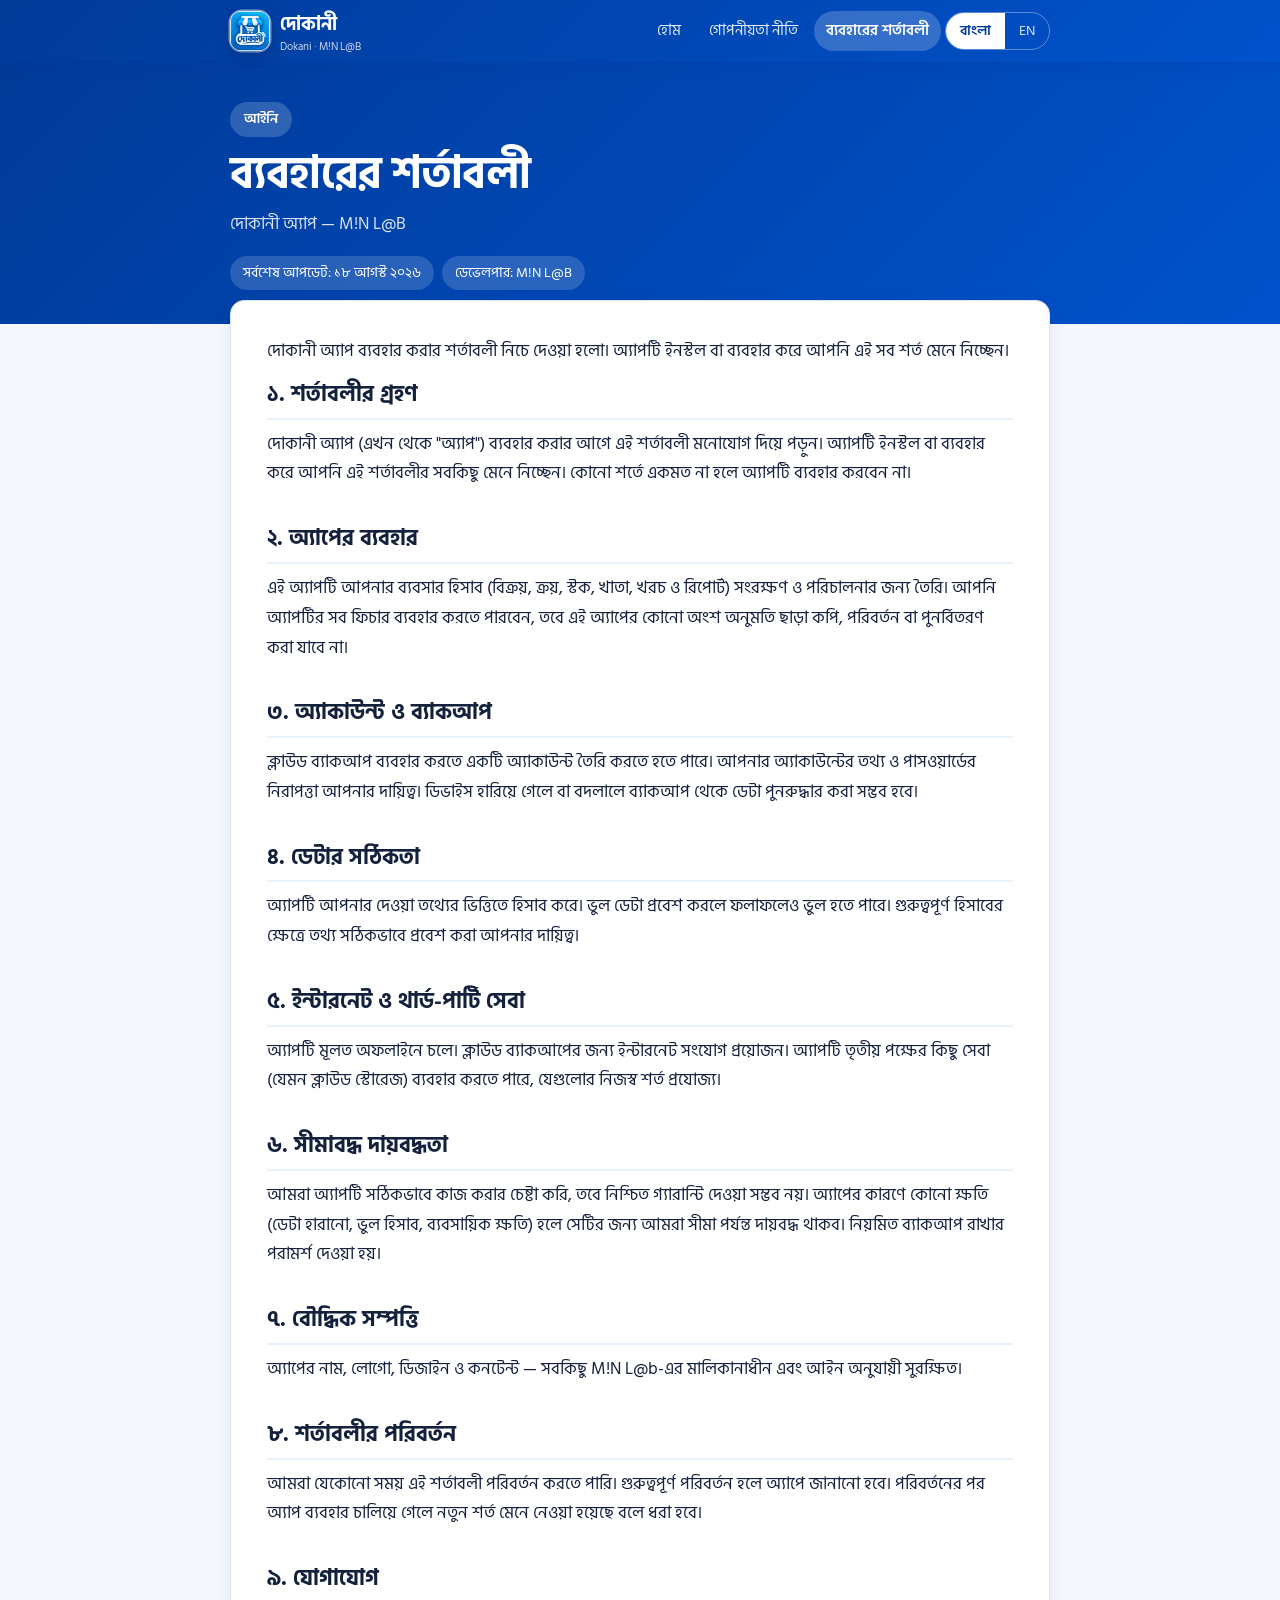
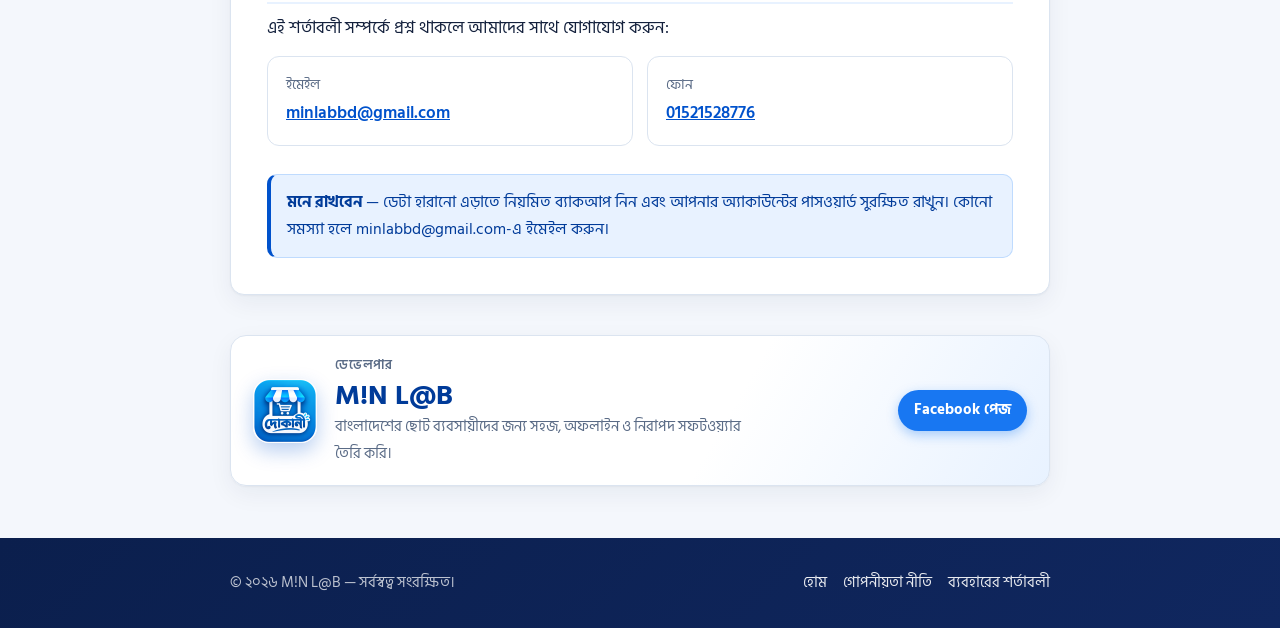
<file: terms.html>
﻿<!DOCTYPE html>
<html lang="bn">
<head>
<meta charset="utf-8">
<meta name="viewport" content="width=device-width, initial-scale=1">
<title>দোকানী (Dokani) — ব্যবহারের শর্তাবলী</title>
<meta name="description" content="দোকানী অ্যাপ ব্যবহারের শর্তাবলী — ব্যবহারের শর্ত, ডেটার দায়িত্ব, সীমাবদ্ধ দায়বদ্ধতা ও যোগাযোগ।">
<meta name="theme-color" content="#0052CC">
<link rel="icon" href="data:image/svg+xml,%3Csvg xmlns='http://www.w3.org/2000/svg' viewBox='0 0 100 100'%3E%3Crect width='100' height='100' rx='22' fill='%230052CC'/%3E%3Ctext x='50' y='68' font-size='58' text-anchor='middle' fill='white' font-family='sans-serif'%3E%E0%A6%A6%3C/text%3E%3C/svg%3E">
<link rel="preconnect" href="https://fonts.googleapis.com">
<link rel="preconnect" href="https://fonts.gstatic.com" crossorigin>
<link href="https://fonts.googleapis.com/css2?family=Hind+Siliguri:wght@400;500;600;700&display=swap" rel="stylesheet">
<link rel="stylesheet" href="styles.css">
<script src="site.js" defer></script>
</head>
<body data-title-bn="দোকানী (Dokani) — ব্যবহারের শর্তাবলী" data-title-en="Dokani — Terms of Use">

<header class="site-header">
  <div class="wrap">
    <a class="brand" href="index.html">
      <span class="brand-mark"><img src="Dokani.png" alt="" width="36" height="36"></span>
      <span>দোকানী<small>Dokani · M!N L@B</small></span>
    </a>
    <nav class="nav">
      <a href="index.html" data-bn="হোম" data-en="Home">হোম</a>
      <a href="privacy.html" data-bn="গোপনীয়তা নীতি" data-en="Privacy Policy">গোপনীয়তা নীতি</a>
      <a href="terms.html" class="active" data-bn="ব্যবহারের শর্তাবলী" data-en="Terms of Use">ব্যবহারের শর্তাবলী</a>
      <span class="lang-toggle" role="group" aria-label="Language / ভাষা">
        <button type="button" data-set-lang="bn" aria-pressed="true">বাংলা</button>
        <button type="button" data-set-lang="en" aria-pressed="false">EN</button>
      </span>
    </nav>
  </div>
</header>

<main>
  <div class="doc-header">
    <div class="wrap">
      <span class="eyebrow" style="background:rgba(255,255,255,0.18); color:#fff"
            data-bn="আইনি" data-en="Legal">আইনি</span>
      <h1 data-bn="ব্যবহারের শর্তাবলী" data-en="Terms of Use">ব্যবহারের শর্তাবলী</h1>
      <p style="margin:0; opacity:0.85" data-bn="দোকানী অ্যাপ — M!N L@B" data-en="Dokani app — M!N L@B">দোকানী অ্যাপ — M!N L@B</p>
      <div class="meta">
        <span data-bn="সর্বশেষ আপডেট: ১৮ আগস্ট ২০২৬" data-en="Last updated: 18 August 2026">সর্বশেষ আপডেট: ১৮ আগস্ট ২০২৬</span>
        <span data-bn="ডেভেলপার: M!N L@B" data-en="Developer: M!N L@B">ডেভেলপার: M!N L@B</span>
      </div>
    </div>
  </div>

  <div class="wrap" style="padding-top:0; padding-bottom:12px">
    <div class="doc-body">
      <p data-bn="দোকানী অ্যাপ ব্যবহার করার শর্তাবলী নিচে দেওয়া হলো। অ্যাপটি ইনস্টল বা ব্যবহার করে আপনি এই সব শর্ত মেনে নিচ্ছেন।"
         data-en="The terms for using the Dokani app are set out below. By installing or using the app you accept all of these terms.">দোকানী অ্যাপ ব্যবহারের শর্তাবলী নিচে দেওয়া হলো।</p>

      <h2 id="s1" data-bn="১. শর্তাবলীর গ্রহণ" data-en="1. Acceptance of Terms">১. শর্তাবলীর গ্রহণ</h2>
      <p data-bn="দোকানী অ্যাপ (এখন থেকে &quot;অ্যাপ&quot;) ব্যবহার করার আগে এই শর্তাবলী মনোযোগ দিয়ে পড়ুন। অ্যাপটি ইনস্টল বা ব্যবহার করে আপনি এই শর্তাবলীর সবকিছু মেনে নিচ্ছেন। কোনো শর্তে একমত না হলে অ্যাপটি ব্যবহার করবেন না।"
         data-en="Please read these terms carefully before using the Dokani app (the “App”). By installing or using the App, you agree to all of these terms. If you do not agree with any term, do not use the App.">অ্যাপ ইনস্টল বা ব্যবহার করে আপনি এই শর্তাবলী মেনে নিচ্ছেন।</p>

      <h2 id="s2" data-bn="২. অ্যাপের ব্যবহার" data-en="2. Use of the App">২. অ্যাপের ব্যবহার</h2>
      <p data-bn="এই অ্যাপটি আপনার ব্যবসার হিসাব (বিক্রয়, ক্রয়, স্টক, খাতা, খরচ ও রিপোর্ট) সংরক্ষণ ও পরিচালনার জন্য তৈরি। আপনি অ্যাপটির সব ফিচার ব্যবহার করতে পারবেন, তবে এই অ্যাপের কোনো অংশ অনুমতি ছাড়া কপি, পরিবর্তন বা পুনর্বিতরণ করা যাবে না।"
         data-en="The App is built to store and manage your business accounting (sales, purchases, stock, khata, expenses and reports). You may use all features of the App, but no part of the App may be copied, modified or redistributed without permission.">এই অ্যাপটি আপনার ব্যবসার হিসাব সংরক্ষণ ও পরিচালনার জন্য।</p>

      <h2 id="s3" data-bn="৩. অ্যাকাউন্ট ও ব্যাকআপ" data-en="3. Account &amp; Backup">৩. অ্যাকাউন্ট ও ব্যাকআপ</h2>
      <p data-bn="ক্লাউড ব্যাকআপ ব্যবহার করতে একটি অ্যাকাউন্ট তৈরি করতে হতে পারে। আপনার অ্যাকাউন্টের তথ্য ও পাসওয়ার্ডের নিরাপত্তা আপনার দায়িত্ব। ডিভাইস হারিয়ে গেলে বা বদলালে ব্যাকআপ থেকে ডেটা পুনরুদ্ধার করা সম্ভব হবে।"
         data-en="Using cloud backup may require you to create an account. You are responsible for the security of your account credentials. If you lose or change your device, your data can be restored from backup.">ক্লাউড ব্যাকআপের জন্য অ্যাকাউন্ট থাকতে পারে।</p>

      <h2 id="s4" data-bn="৪. ডেটার সঠিকতা" data-en="4. Data Accuracy">৪. ডেটার সঠিকতা</h2>
      <p data-bn="অ্যাপটি আপনার দেওয়া তথ্যের ভিত্তিতে হিসাব করে। ভুল ডেটা প্রবেশ করলে ফলাফলেও ভুল হতে পারে। গুরুত্বপূর্ণ হিসাবের ক্ষেত্রে তথ্য সঠিকভাবে প্রবেশ করা আপনার দায়িত্ব।"
         data-en="The App calculates based on the information you provide. Entering incorrect data may lead to incorrect results. You are responsible for entering accurate data for important records.">অ্যাপ আপনার দেওয়া তথ্যের ভিত্তিতে হিসাব করে।</p>

      <h2 id="s5" data-bn="৫. ইন্টারনেট ও থার্ড-পার্টি সেবা" data-en="5. Internet &amp; Third-Party Services">৫. ইন্টারনেট ও থার্ড-পার্টি সেবা</h2>
      <p data-bn="অ্যাপটি মূলত অফলাইনে চলে। ক্লাউড ব্যাকআপের জন্য ইন্টারনেট সংযোগ প্রয়োজন। অ্যাপটি তৃতীয় পক্ষের কিছু সেবা (যেমন ক্লাউড স্টোরেজ) ব্যবহার করতে পারে, যেগুলোর নিজস্ব শর্ত প্রযোজ্য।"
         data-en="The App primarily works offline. An internet connection is required for cloud backup. The App may use certain third-party services (such as cloud storage), which have their own terms.">অ্যাপ মূলত অফলাইনে চলে।</p>

      <h2 id="s6" data-bn="৬. সীমাবদ্ধ দায়বদ্ধতা" data-en="6. Limitation of Liability">৬. সীমাবদ্ধ দায়বদ্ধতা</h2>
      <p data-bn="আমরা অ্যাপটি সঠিকভাবে কাজ করার চেষ্টা করি, তবে নিশ্চিত গ্যারান্টি দেওয়া সম্ভব নয়। অ্যাপের কারণে কোনো ক্ষতি (ডেটা হারানো, ভুল হিসাব, ব্যবসায়িক ক্ষতি) হলে সেটির জন্য আমরা সীমা পর্যন্ত দায়বদ্ধ থাকব। নিয়মিত ব্যাকআপ রাখার পরামর্শ দেওয়া হয়।"
         data-en="We try to make the App work correctly, but no guarantee can be given. We will only be liable to a limited extent for any damage caused by the App (data loss, incorrect calculations, business losses). Regular backups are recommended.">আমরা সঠিকভাবে কাজ করলেও গ্যারান্টি প্রযোজ্য নয়।</p>

      <h2 id="s7" data-bn="৭. বৌদ্ধিক সম্পত্তি" data-en="7. Intellectual Property">৭. বৌদ্ধিক সম্পত্তি</h2>
      <p data-bn="অ্যাপের নাম, লোগো, ডিজাইন ও কনটেন্ট — সবকিছু M!N L@b-এর মালিকানাধীন এবং আইন অনুযায়ী সুরক্ষিত।"
         data-en="The App name, logo, design and content are owned by M!N L@B and protected by law.">সবকিছু M!N L@B-এর মালিকানাধীন।</p>

      <h2 id="s8" data-bn="৮. শর্তাবলীর পরিবর্তন" data-en="8. Changes to These Terms">৮. শর্তাবলীর পরিবর্তন</h2>
      <p data-bn="আমরা যেকোনো সময় এই শর্তাবলী পরিবর্তন করতে পারি। গুরুত্বপূর্ণ পরিবর্তন হলে অ্যাপে জানানো হবে। পরিবর্তনের পর অ্যাপ ব্যবহার চালিয়ে গেলে নতুন শর্ত মেনে নেওয়া হয়েছে বলে ধরা হবে।"
         data-en="We may change these terms at any time. You will be notified in the App about important changes. Continuing to use the App after changes means you accept the new terms.">যেকোনো সময় শর্ত পরিবর্তন হতে পারে।</p>

      <h2 id="s9" data-bn="৯. যোগাযোগ" data-en="9. Contact">৯. যোগাযোগ</h2>
      <p data-bn="এই শর্তাবলী সম্পর্কে প্রশ্ন থাকলে আমাদের সাথে যোগাযোগ করুন:"
         data-en="If you have questions about these terms, contact us:">প্রশ্ন থাকলে যোগাযোগ করুন:</p>
      <div class="contact-grid">
        <div class="contact-item">
          <div class="label" data-bn="ইমেইল" data-en="Email">ইমেইল</div>
          <div class="value"><a href="mailto:minlabbd@gmail.com">minlabbd@gmail.com</a></div>
        </div>
        <div class="contact-item">
          <div class="label" data-bn="ফোন" data-en="Phone">ফোন</div>
          <div class="value"><a href="tel:+8801521528776">01521528776</a></div>
        </div>
      </div>

      <div class="note info">
        <strong data-bn="মনে রাখবেন" data-en="Please note">মনে রাখবেন</strong>
        <span data-bn=" — ডেটা হারানো এড়াতে নিয়মিত ব্যাকআপ নিন এবং আপনার অ্যাকাউন্টের পাসওয়ার্ড সুরক্ষিত রাখুন। কোনো সমস্যা হলে minlabbd@gmail.com-এ ইমেইল করুন।" data-en=" — take regular backups to avoid data loss and keep your account password secure. For any issue, email minlabbd@gmail.com."> — নিয়মিত ব্যাকআপ নিন।</span>
      </div>
    </div>
  </div>

  <div class="wrap" style="padding-bottom:12px">
    <div class="brand-strip">
      <img class="brand-strip-logo" src="Dokani.png" alt="M!N L@B লোগো" width="64" height="64">
      <div class="brand-strip-text">
        <div class="brand-strip-label" data-bn="ডেভেলপার" data-en="Developed by">ডেভেলপার</div>
        <div class="brand-strip-name">M!N L@B</div>
        <p class="brand-strip-tag"
           data-bn="বাংলাদেশের ছোট ব্যবসায়ীদের জন্য সহজ, অফলাইন ও নিরাপদ সফটওয়্যার তৈরি করি।"
           data-en="We build simple, offline and safe software for small businesses in Bangladesh.">বাংলাদেশের ছোট ব্যবসায়ীদের জন্য সহজ, অফলাইন ও নিরাপদ সফটওয়্যার তৈরি করি।</p>
      </div>
      <a class="btn-fb" href="https://www.facebook.com/Minlab.bd" target="_blank" rel="noopener">Facebook পেজ</a>
    </div>
  </div>
</main>

<footer class="site-footer">
  <div class="wrap">
    <div>&copy; <span data-bn="২০২৬ M!N L@B — সর্বস্বত্ব সংরক্ষিত।" data-en="2026 M!N L@B. All rights reserved.">২০২৬ M!N L@B</span></div>
    <div class="footer-links">
      <a href="index.html" data-bn="হোম" data-en="Home">হোম</a>
      <a href="privacy.html" data-bn="গোপনীয়তা নীতি" data-en="Privacy Policy">গোপনীয়তা নীতি</a>
      <a href="terms.html" data-bn="ব্যবহারের শর্তাবলী" data-en="Terms of Use">ব্যবহারের শর্তাবলী</a>
    </div>
  </div>
</footer>

</body>
</html>
</file>
<file: styles.css>
/* Dokani — GitHub Pages static site
   Brand tokens mirror lib/core/theme/app_theme_palettes.dart
   primary #0052CC · primaryDark #003B99 · primaryLight #E8F2FF · surface #F4F7FC */

:root {
  --primary: #0052cc;
  --primary-dark: #003b99;
  --primary-light: #e8f2ff;
  --emerald: #059669;
  --surface: #f4f7fc;
  --border: #dbe4f0;
  --text: #14213d;
  --muted: #5a6b86;
  --radius: 14px;
  --shadow: 0 1px 2px rgba(20, 33, 61, 0.04), 0 8px 24px rgba(20, 33, 61, 0.06);
  --maxw: 860px;
}

* { box-sizing: border-box; }

html {
  scroll-behavior: smooth;
  -webkit-text-size-adjust: 100%;
}

body {
  margin: 0;
  background: var(--surface);
  color: var(--text);
  font-family: "Hind Siliguri", "Noto Sans Bengali", "Nirmala UI",
    "Segoe UI", system-ui, -apple-system, sans-serif;
  font-size: 17px;
  line-height: 1.75;
}

html[lang="en"] body { line-height: 1.7; }

a { color: var(--primary); }
a:hover { color: var(--primary-dark); }

.wrap {
  width: 100%;
  max-width: var(--maxw);
  margin: 0 auto;
  padding: 0 20px;
}

/* ── Header ─────────────────────────────────────────── */
.site-header {
  background: linear-gradient(135deg, var(--primary-dark), var(--primary));
  color: #fff;
  position: sticky;
  top: 0;
  z-index: 20;
  box-shadow: 0 2px 12px rgba(0, 59, 153, 0.18);
}

.site-header .wrap {
  display: flex;
  align-items: center;
  gap: 12px;
  min-height: 62px;
  flex-wrap: wrap;
  padding-top: 8px;
  padding-bottom: 8px;
}

.brand {
  display: flex;
  align-items: center;
  gap: 10px;
  color: #fff;
  text-decoration: none;
  font-weight: 700;
  font-size: 19px;
  margin-right: auto;
}

.brand-mark {
  width: 40px;
  height: 40px;
  border-radius: 12px;
  background: #fff;
  display: grid;
  place-items: center;
  flex: none;
  overflow: hidden;
  box-shadow: 0 4px 14px rgba(0, 30, 80, 0.35), 0 0 0 1.5px rgba(255, 255, 255, 0.55);
  transition: transform 0.2s ease;
}

.brand:hover .brand-mark { transform: scale(1.06) rotate(-3deg); }

.brand-mark img {
  width: 100%;
  height: 100%;
  object-fit: cover;
  display: block;
  border-radius: inherit;
}

.brand small {
  display: block;
  font-size: 11px;
  font-weight: 400;
  opacity: 0.8;
  line-height: 1.2;
}

.nav {
  display: flex;
  align-items: center;
  gap: 4px;
  flex-wrap: wrap;
}

.nav a {
  color: rgba(255, 255, 255, 0.88);
  text-decoration: none;
  padding: 7px 12px;
  border-radius: 999px;
  font-size: 15px;
  white-space: nowrap;
}

.nav a:hover { background: rgba(255, 255, 255, 0.14); color: #fff; }
.nav a.active { background: rgba(255, 255, 255, 0.2); color: #fff; font-weight: 600; }

.lang-toggle {
  display: inline-flex;
  border: 1px solid rgba(255, 255, 255, 0.35);
  border-radius: 999px;
  overflow: hidden;
}

.lang-toggle button {
  border: 0;
  background: transparent;
  color: rgba(255, 255, 255, 0.85);
  font: inherit;
  font-size: 14px;
  padding: 6px 14px;
  cursor: pointer;
}

.lang-toggle button[aria-pressed="true"] {
  background: #fff;
  color: var(--primary-dark);
  font-weight: 600;
}

/* ── Hero ───────────────────────────────────────────── */
.hero {
  padding: 72px 0 56px;
  background:
    radial-gradient(900px 420px at 8% -20%, rgba(0, 82, 204, 0.14), transparent 60%),
    radial-gradient(800px 400px at 105% 10%, rgba(5, 150, 105, 0.12), transparent 60%),
    linear-gradient(180deg, #f7faff 0%, var(--surface) 100%);
  border-bottom: 1px solid var(--border);
  position: relative;
  overflow: hidden;
}

.hero .wrap { position: relative; z-index: 1; }

.hero-logo {
  width: 92px;
  height: 92px;
  border-radius: 24px;
  overflow: hidden;
  box-shadow:
    0 24px 48px rgba(0, 82, 204, 0.35),
    0 0 0 1px rgba(0, 82, 204, 0.08),
    0 0 0 6px rgba(255, 255, 255, 0.7),
    0 0 0 7px rgba(0, 82, 204, 0.12);
  margin-bottom: 22px;
  display: block;
}

.hero-logo img {
  width: 100%;
  height: 100%;
  object-fit: cover;
  display: block;
}

.tagline-row {
  display: flex;
  gap: 8px;
  flex-wrap: wrap;
  margin: 20px 0 30px;
}

.tag {
  display: inline-flex;
  align-items: center;
  gap: 6px;
  background: #fff;
  border: 1px solid var(--border);
  border-radius: 999px;
  padding: 6px 14px;
  font-size: 14px;
  color: var(--muted);
  font-weight: 500;
  box-shadow: 0 1px 2px rgba(20, 33, 61, 0.04);
}

.tag::before {
  content: "";
  width: 8px;
  height: 8px;
  border-radius: 50%;
  background: var(--emerald);
  box-shadow: 0 0 0 3px rgba(5, 150, 105, 0.15);
  flex: none;
}

.eyebrow {
  display: inline-block;
  background: var(--primary-light);
  color: var(--primary-dark);
  border-radius: 999px;
  padding: 5px 14px;
  font-size: 14px;
  font-weight: 600;
}

h1 {
  font-size: clamp(30px, 6vw, 44px);
  line-height: 1.25;
  margin: 16px 0 12px;
  letter-spacing: -0.5px;
}

.lede {
  font-size: clamp(17px, 2.4vw, 20px);
  color: var(--muted);
  margin: 0 0 24px;
  max-width: 62ch;
}

.btn-row {
  display: flex;
  gap: 10px;
  flex-wrap: wrap;
}

.btn {
  display: inline-flex;
  align-items: center;
  gap: 8px;
  padding: 12px 22px;
  border-radius: 999px;
  text-decoration: none;
  font-weight: 600;
  font-size: 16px;
  border: 1px solid transparent;
  transition: transform 0.08s ease, box-shadow 0.15s ease;
}

.btn-primary {
  background: var(--primary);
  color: #fff;
  box-shadow: 0 6px 18px rgba(0, 82, 204, 0.25);
}

.btn-primary:hover { background: var(--primary-dark); color: #fff; }

.btn-ghost {
  background: #fff;
  color: var(--primary-dark);
  border-color: var(--border);
}

.btn-ghost:hover { border-color: var(--primary); color: var(--primary); }

.btn:active { transform: translateY(1px); }

.btn-play {
  background: #141414;
  color: #fff;
  border-radius: 14px;
  padding: 12px 24px 12px 18px;
  box-shadow: 0 10px 26px rgba(20, 20, 20, 0.28);
  display: inline-flex;
  align-items: center;
  gap: 12px;
}

.btn-play:hover {
  background: #000;
  color: #fff;
  box-shadow: 0 14px 32px rgba(20, 20, 20, 0.34);
  transform: translateY(-1px);
}

.btn-play svg { flex: none; }

.btn-play .meta { text-align: left; line-height: 1.2; }

.btn-play small {
  display: block;
  font-size: 11px;
  font-weight: 500;
  opacity: 0.72;
  letter-spacing: 0.02em;
}

.btn-play strong { font-size: 17px; font-weight: 700; }

/* ── Sections & cards ───────────────────────────────── */
section { padding: 40px 0; }

.section-title {
  font-size: clamp(22px, 4vw, 28px);
  margin: 0 0 6px;
  line-height: 1.3;
}

.section-sub {
  color: var(--muted);
  margin: 0 0 24px;
  font-size: 16px;
}

.grid {
  display: grid;
  grid-template-columns: repeat(auto-fit, minmax(230px, 1fr));
  gap: 14px;
}

.card {
  background: #fff;
  border: 1px solid var(--border);
  border-radius: var(--radius);
  padding: 20px;
  box-shadow: var(--shadow);
  text-decoration: none;
  color: inherit;
  display: block;
}

a.card:hover {
  border-color: var(--primary);
  box-shadow: 0 14px 32px rgba(0, 82, 204, 0.16);
  transform: translateY(-3px);
}

.card { transition: transform 0.18s ease, box-shadow 0.18s ease, border-color 0.18s ease; }

.card .go { transition: transform 0.18s ease; }
a.card:hover .go { transform: translateX(3px); display: inline-block; }

.card-icon {
  width: 44px;
  height: 44px;
  border-radius: 13px;
  background: linear-gradient(135deg, var(--primary-light), #d3e5ff);
  color: var(--primary-dark);
  display: grid;
  place-items: center;
  font-size: 21px;
  margin-bottom: 14px;
  box-shadow: inset 0 0 0 1px rgba(0, 82, 204, 0.06);
}

.card h3 {
  margin: 0 0 6px;
  font-size: 18px;
  line-height: 1.4;
}

.card p {
  margin: 0;
  color: var(--muted);
  font-size: 15.5px;
  line-height: 1.65;
}

.card .go {
  display: inline-block;
  margin-top: 12px;
  color: var(--primary);
  font-weight: 600;
  font-size: 15px;
}

/* ── Legal document ─────────────────────────────────── */
.doc-header {
  background: linear-gradient(135deg, var(--primary-dark), var(--primary));
  color: #fff;
  padding: 40px 0 34px;
}

.doc-header h1 { margin: 10px 0 8px; }

.meta {
  display: flex;
  gap: 8px;
  flex-wrap: wrap;
  margin-top: 16px;
}

.meta span {
  background: rgba(255, 255, 255, 0.16);
  border-radius: 999px;
  padding: 5px 13px;
  font-size: 14px;
}

.doc-body {
  background: #fff;
  border: 1px solid var(--border);
  border-radius: var(--radius);
  box-shadow: var(--shadow);
  padding: clamp(20px, 4vw, 36px);
  margin-top: -24px;
  position: relative;
}

.toc {
  background: var(--primary-light);
  border-radius: 12px;
  padding: 16px 20px;
  margin-bottom: 28px;
}

.toc strong {
  display: block;
  margin-bottom: 6px;
  color: var(--primary-dark);
  font-size: 15px;
}

.toc ol {
  margin: 0;
  padding-left: 20px;
  font-size: 15.5px;
  columns: 2;
  column-gap: 24px;
}

.toc a { text-decoration: none; }
.toc a:hover { text-decoration: underline; }

.doc-body h2 {
  font-size: clamp(19px, 3vw, 22px);
  margin: 34px 0 10px;
  line-height: 1.4;
  padding-bottom: 8px;
  border-bottom: 2px solid var(--primary-light);
}

.doc-body h2:first-of-type { margin-top: 0; }

.doc-body p { margin: 0 0 12px; }

.doc-body ul {
  margin: 0 0 14px;
  padding-left: 22px;
}

.doc-body li { margin-bottom: 8px; }

.doc-body strong { color: var(--primary-dark); }

.note {
  background: #fffbeb;
  border: 1px solid #fde68a;
  border-left: 4px solid #f59e0b;
  border-radius: 10px;
  padding: 14px 16px;
  font-size: 15.5px;
  color: #78350f;
  margin-top: 28px;
}

.note.info {
  background: var(--primary-light);
  border-color: #bfdbfe;
  border-left-color: var(--primary);
  color: var(--primary-dark);
}

.note strong { color: inherit; }

/* ── Table ──────────────────────────────────────────── */
.table-scroll {
  overflow-x: auto;
  border: 1px solid var(--border);
  border-radius: 12px;
  margin-bottom: 16px;
  -webkit-overflow-scrolling: touch;
}

table {
  border-collapse: collapse;
  width: 100%;
  min-width: 560px;
  font-size: 15.5px;
}

th,
td {
  padding: 12px 14px;
  text-align: left;
  vertical-align: top;
  border-bottom: 1px solid var(--border);
}

th {
  background: var(--primary-light);
  color: var(--primary-dark);
  font-weight: 700;
  font-size: 15px;
}

tbody tr:last-child td { border-bottom: 0; }
tbody tr:nth-child(even) { background: #fafcff; }

/* ── Contact ────────────────────────────────────────── */
.contact-grid {
  display: grid;
  grid-template-columns: repeat(auto-fit, minmax(200px, 1fr));
  gap: 14px;
}

.contact-item {
  background: #fff;
  border: 1px solid var(--border);
  border-radius: 12px;
  padding: 16px 18px;
}

.contact-item .label {
  font-size: 14px;
  color: var(--muted);
  margin-bottom: 2px;
}

.contact-item .value {
  font-weight: 600;
  word-break: break-word;
}

.btn-fb {
  display: inline-flex;
  align-items: center;
  gap: 6px;
  background: #1877f2;
  color: #fff;
  padding: 7px 16px;
  border-radius: 999px;
  text-decoration: none;
  font-weight: 700;
  font-size: 15px;
  box-shadow: 0 4px 12px rgba(24, 119, 242, 0.35);
  transition: background 0.15s ease, transform 0.1s ease;
}

.btn-fb:hover { background: #0f62d6; color: #fff; transform: translateY(-1px); }
.btn-fb:active { transform: translateY(0); }

/* ── Brand strip ───────────────────────────────────────── */
.brand-strip {
  margin-top: 28px;
  display: flex;
  align-items: center;
  gap: 18px;
  flex-wrap: wrap;
  background: linear-gradient(120deg, #ffffff 60%, var(--primary-light));
  border: 1px solid var(--border);
  border-radius: 16px;
  padding: 18px 22px;
  box-shadow: var(--shadow);
}

.brand-strip-logo {
  width: 64px;
  height: 64px;
  border-radius: 16px;
  box-shadow: 0 8px 20px rgba(0, 82, 204, 0.28);
  flex: none;
}

.brand-strip-text { flex: 1 1 260px; }

.brand-strip-label {
  font-size: 13px;
  font-weight: 600;
  color: var(--muted);
  text-transform: uppercase;
  letter-spacing: 0.06em;
}

.brand-strip-name {
  font-size: clamp(22px, 4vw, 28px);
  font-weight: 700;
  line-height: 1.2;
  color: var(--primary-dark);
  margin: 2px 0;
}

.brand-strip-tag {
  margin: 0;
  color: var(--muted);
  font-size: 15px;
  max-width: 52ch;
}

@media (max-width: 520px) {
  .brand-strip { text-align: center; justify-content: center; }
  .brand-strip-text { flex-basis: 100%; }
}

/* ── Footer ─────────────────────────────────────────── */
.site-footer {
  margin-top: 40px;
  padding: 32px 0;
  border-top: 0;
  color: rgba(255, 255, 255, 0.72);
  font-size: 15px;
  background: linear-gradient(135deg, #0b1f4d, #10275f);
}

.site-footer a { color: rgba(255, 255, 255, 0.9); }

.site-footer .wrap {
  display: flex;
  gap: 12px;
  flex-wrap: wrap;
  align-items: center;
  justify-content: space-between;
}

.footer-links {
  display: flex;
  gap: 16px;
  flex-wrap: wrap;
}

.site-footer a { text-decoration: none; }
.site-footer a:hover { text-decoration: underline; }

/* ── Utilities ──────────────────────────────────────── */
.center { text-align: center; }
.mt-0 { margin-top: 0; }
.hidden { display: none !important; }

@media (max-width: 640px) {
  body { font-size: 16.5px; }
  .toc ol { columns: 1; }
  .site-header .wrap { min-height: 0; }
  .brand { font-size: 17px; }
  .nav a { padding: 6px 9px; font-size: 14px; }
  .lang-toggle button { padding: 5px 11px; font-size: 13px; }
  .hero { padding: 36px 0 28px; }
  section { padding: 30px 0; }
}

@media print {
  .site-header, .site-footer, .btn-row, .lang-toggle { display: none !important; }
  body { background: #fff; font-size: 12pt; }
  .doc-body { border: 0; box-shadow: none; margin-top: 0; padding: 0; }
  .doc-header { background: none; color: #000; padding: 0 0 12px; }
  .meta span { background: #eee; color: #000; }
}
</file>
